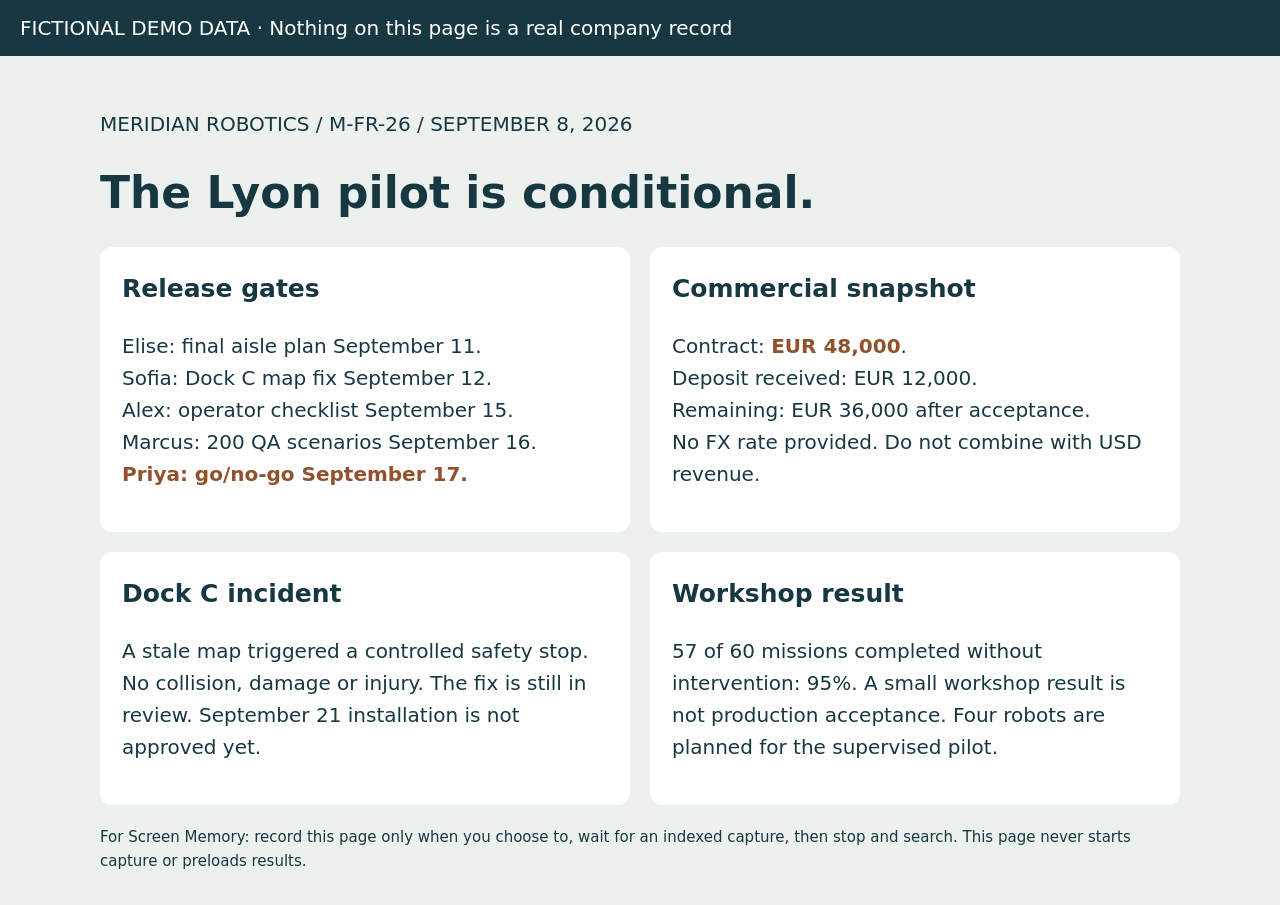
<file: sample-data/recall-demo.html>
<!doctype html><html lang="en"><meta charset="utf-8"><meta name="viewport" content="width=device-width,initial-scale=1">
<title>Meridian pilot briefing — fictional demo</title>
<style>body{font:20px/1.6 system-ui;margin:0;background:#edf1ee;color:#173842}main{max-width:1080px;margin:auto;padding:32px}.notice{background:#173842;color:white;padding:12px 20px}h1{font-size:44px;line-height:1.1}.cards{display:grid;grid-template-columns:1fr 1fr;gap:20px}section{background:white;padding:22px;border-radius:12px}h2{margin-top:0;font-size:25px}strong{color:#92512d}footer{font-size:15px;margin-top:20px}@media(max-width:700px){.cards{grid-template-columns:1fr}}</style>
<div class="notice">FICTIONAL DEMO DATA · Nothing on this page is a real company record</div><main>
<p>MERIDIAN ROBOTICS / M-FR-26 / SEPTEMBER 8, 2026</p><h1>The Lyon pilot is conditional.</h1>
<div class="cards"><section><h2>Release gates</h2><p>Elise: final aisle plan September 11.<br>Sofia: Dock C map fix September 12.<br>Alex: operator checklist September 15.<br>Marcus: 200 QA scenarios September 16.<br><strong>Priya: go/no-go September 17.</strong></p></section>
<section><h2>Commercial snapshot</h2><p>Contract: <strong>EUR 48,000</strong>.<br>Deposit received: EUR 12,000.<br>Remaining: EUR 36,000 after acceptance.<br>No FX rate provided. Do not combine with USD revenue.</p></section>
<section><h2>Dock C incident</h2><p>A stale map triggered a controlled safety stop. No collision, damage or injury. The fix is still in review. September 21 installation is not approved yet.</p></section>
<section><h2>Workshop result</h2><p>57 of 60 missions completed without intervention: 95%. A small workshop result is not production acceptance. Four robots are planned for the supervised pilot.</p></section></div>
<footer>For Screen Memory: record this page only when you choose to, wait for an indexed capture, then stop and search. This page never starts capture or preloads results.</footer></main></html>
</file>
